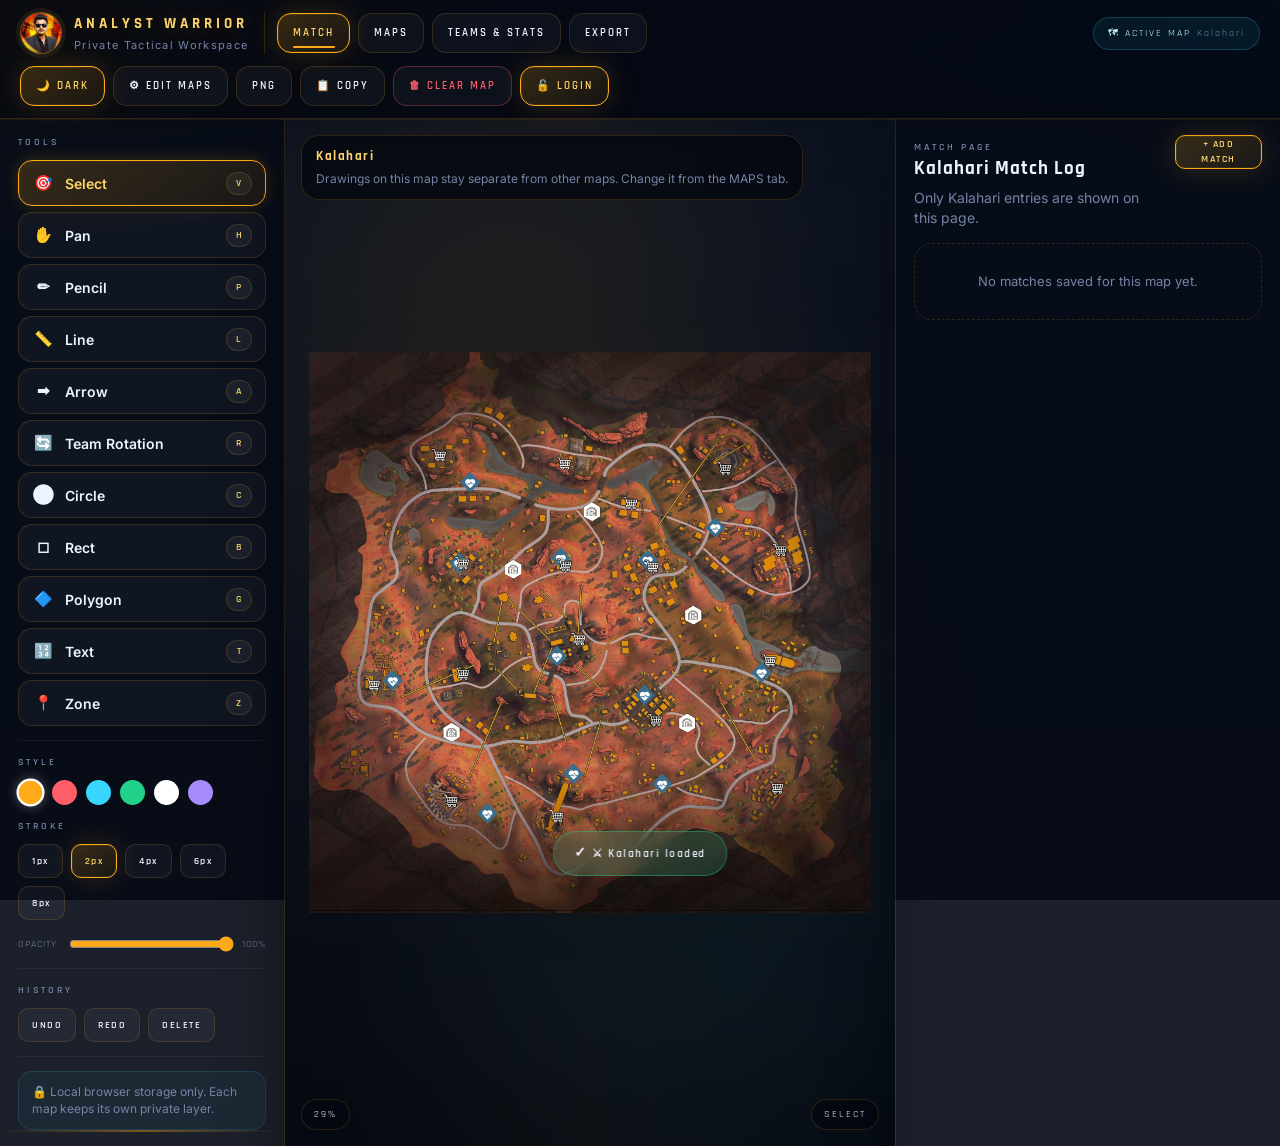
<file: frontend/index.html>
<!DOCTYPE html>
<html lang="en">
<head>
  <meta charset="UTF-8">
  <meta name="viewport" content="width=device-width, initial-scale=1.0">
  <title>Analyst Warrior - Match Studio</title>
  <link rel="stylesheet" href="styles.css">
</head>
<body data-page="match">
  <div id="app"></div>
  <div class="toast" id="toast"></div>
  <div id="modal-root"></div>
  <script src="app.js"></script>
</body>
</html>
</file>
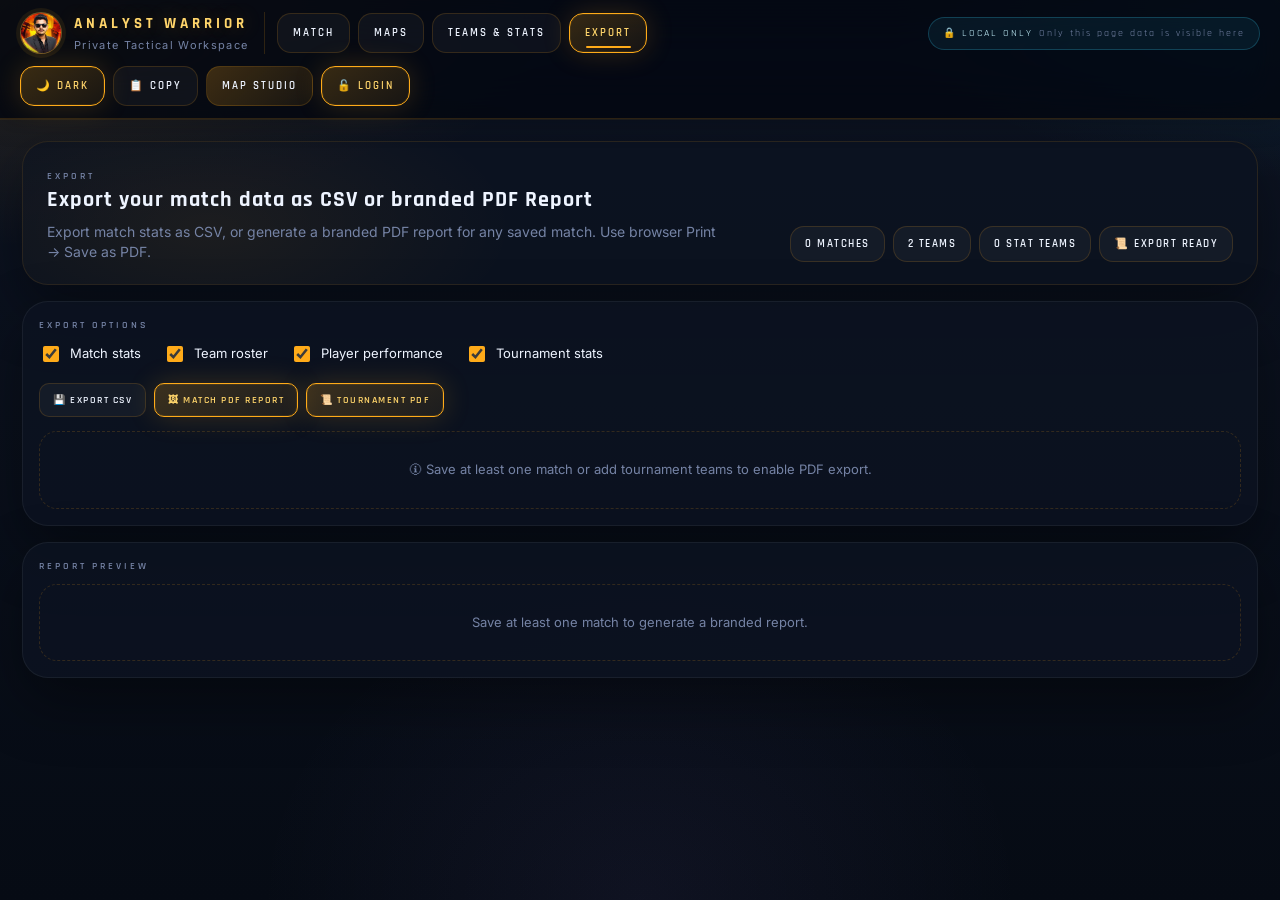
<file: frontend/export.html>
<!DOCTYPE html>
<html lang="en">
<head>
  <meta charset="UTF-8">
  <meta name="viewport" content="width=device-width, initial-scale=1.0">
  <title>Analyst Warrior - Export</title>
  <link rel="stylesheet" href="styles.css">
</head>
<body data-page="export">
  <div id="app"></div>
  <div class="toast" id="toast"></div>
  <div id="modal-root"></div>
  <script src="app.js"></script>
</body>
</html>
</file>
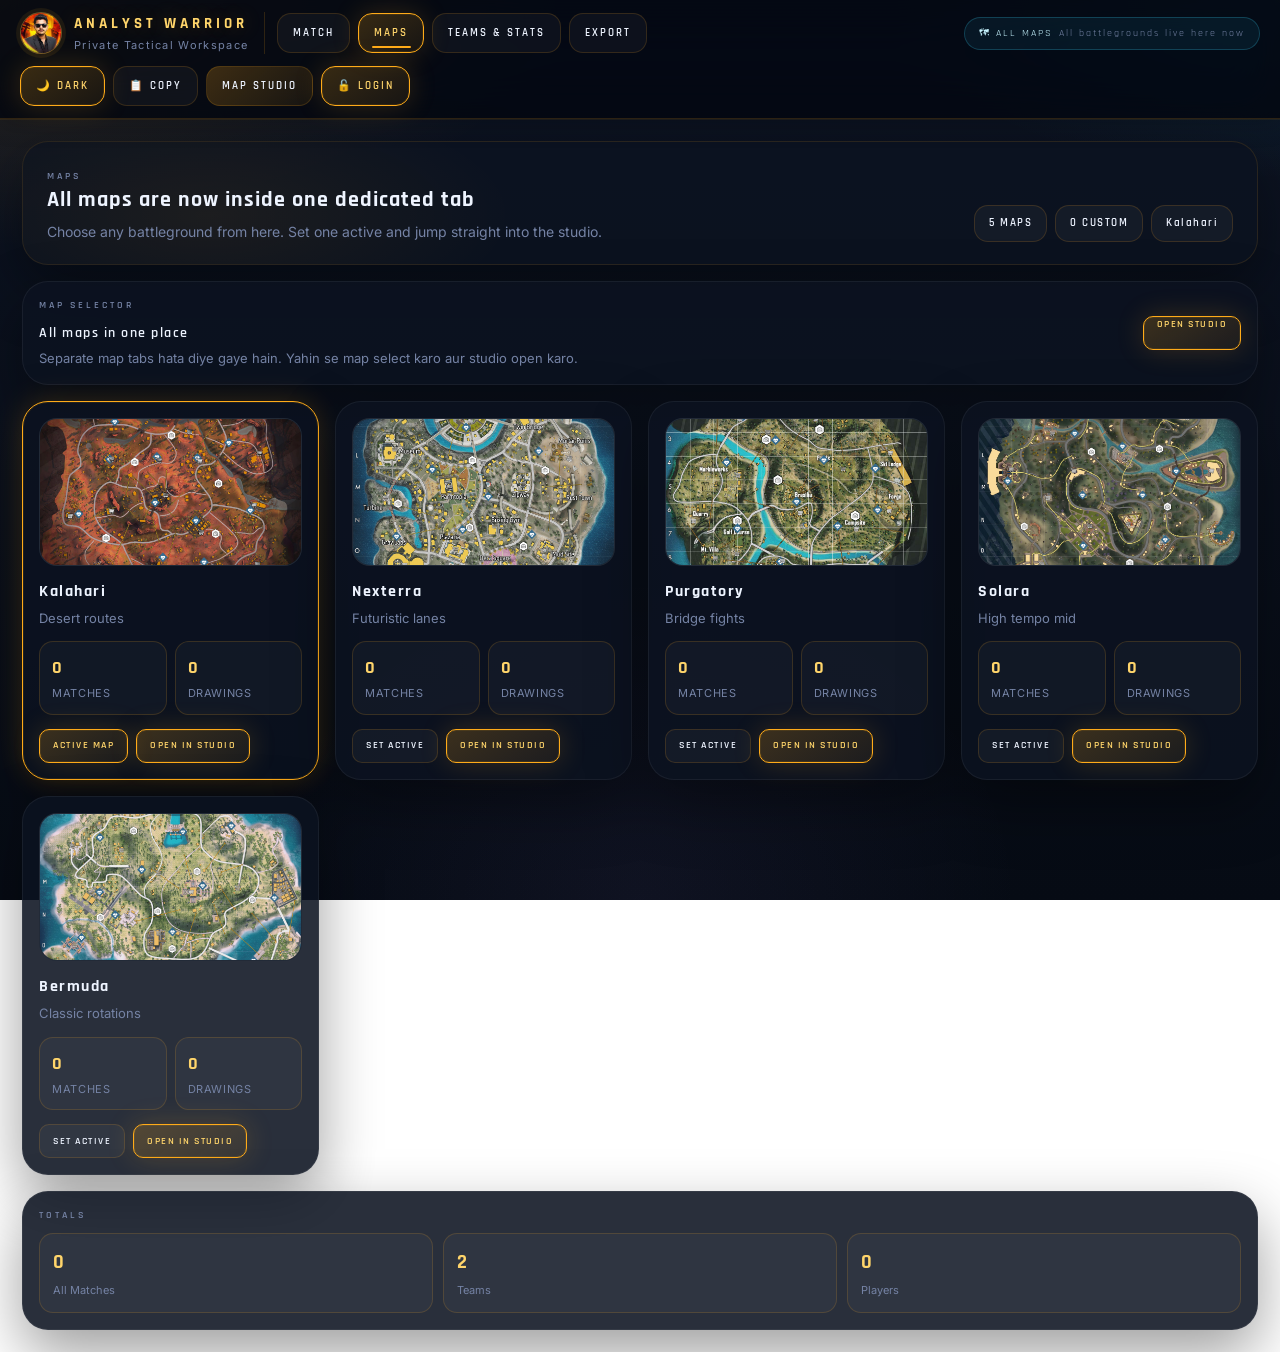
<file: frontend/maps.html>
<!DOCTYPE html>
<html lang="en">
<head>
  <meta charset="UTF-8">
  <meta name="viewport" content="width=device-width, initial-scale=1.0">
  <title>Analyst Warrior - Maps</title>
  <link rel="stylesheet" href="styles.css">
</head>
<body data-page="maps">
  <div id="app"></div>
  <div class="toast" id="toast"></div>
  <div id="modal-root"></div>
  <script src="app.js"></script>
</body>
</html>
</file>
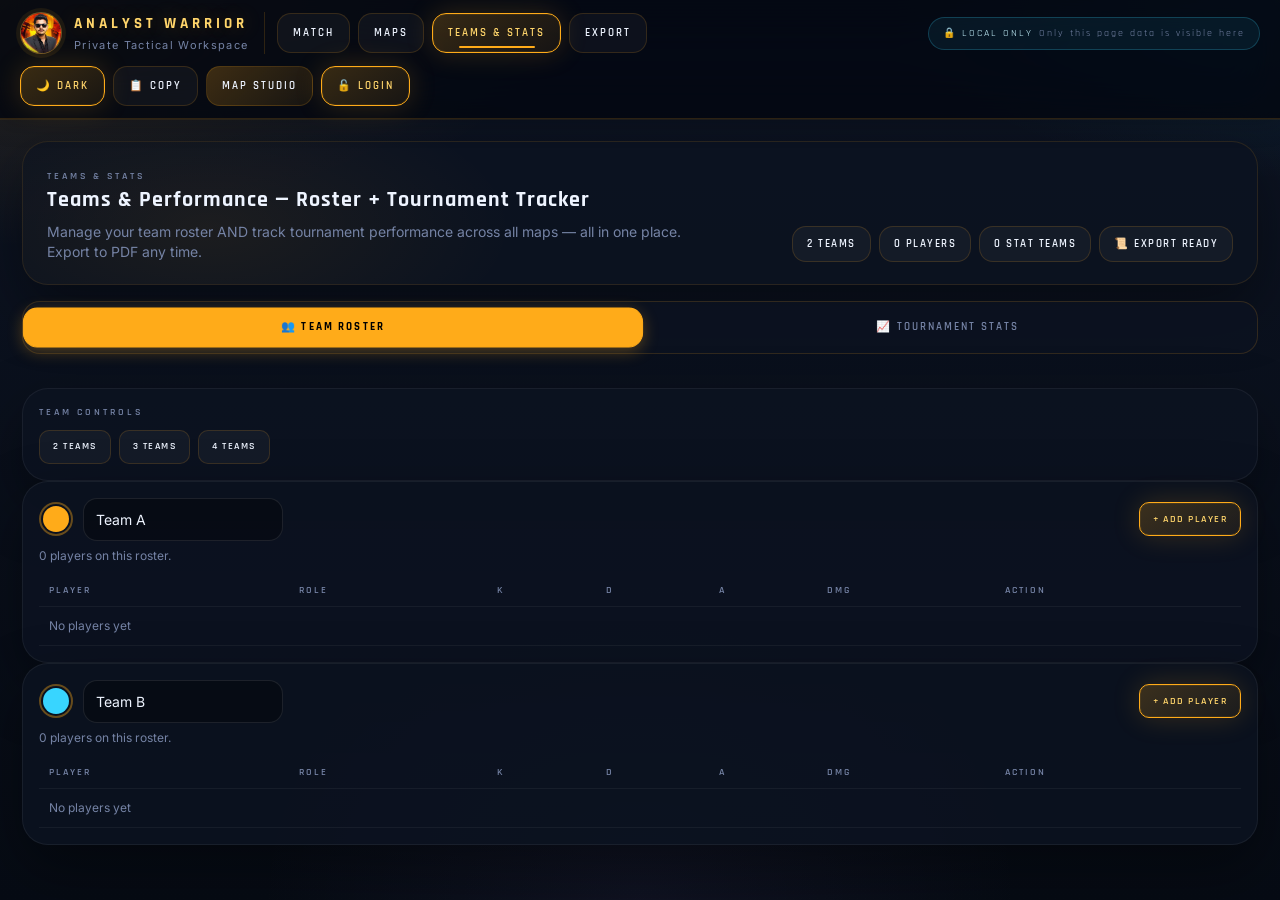
<file: frontend/performance.html>
<!DOCTYPE html>
<html lang="en">
<head>
  <meta charset="UTF-8">
  <meta name="viewport" content="width=device-width, initial-scale=1.0">
  <title>Analyst Warrior - Performance</title>
  <link rel="stylesheet" href="styles.css">
</head>
<body data-page="performance">
  <div id="app"></div>
  <div class="toast" id="toast"></div>
  <div id="modal-root"></div>
  <script src="app.js"></script>
</body>
</html>
</file>
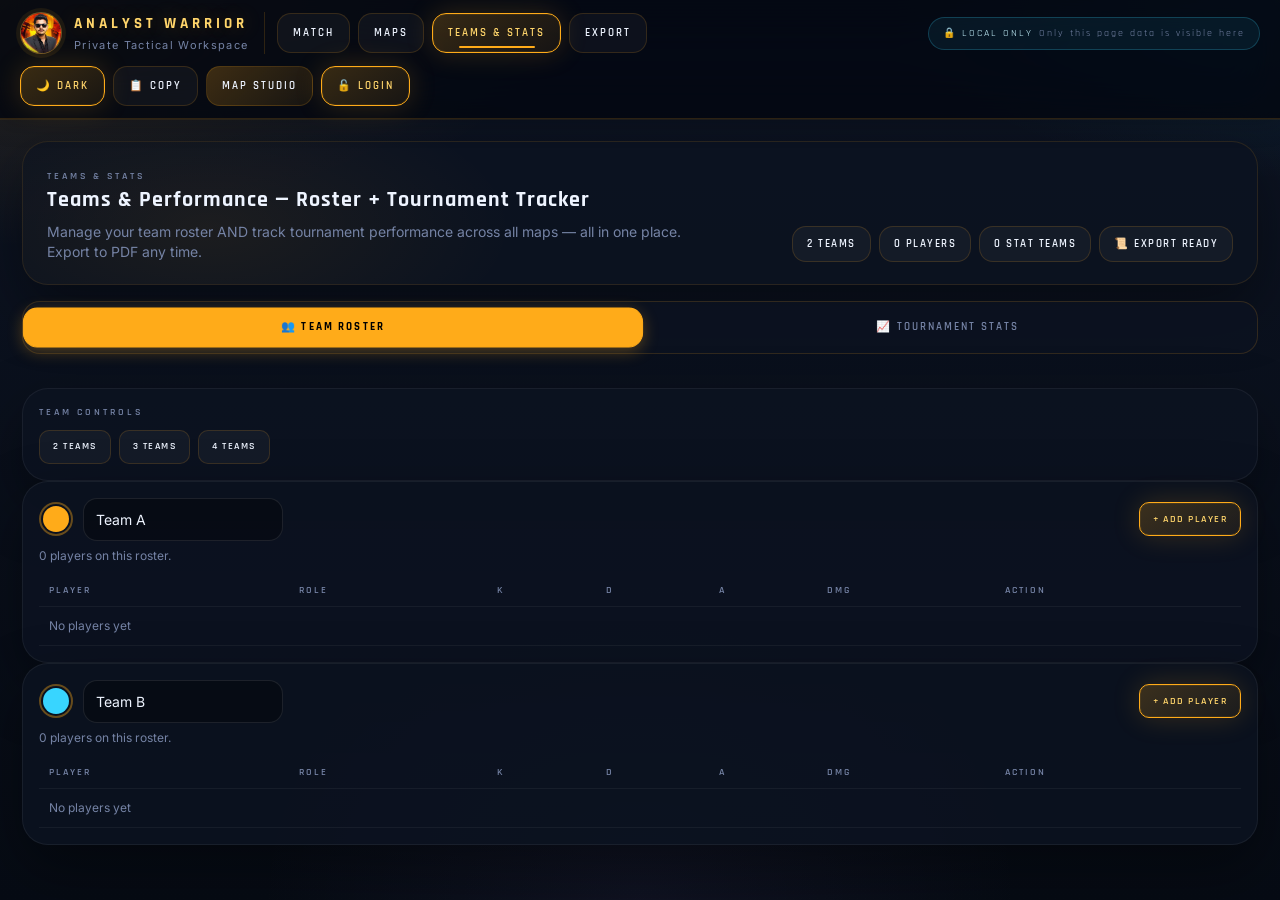
<file: frontend/teams.html>
<!DOCTYPE html>
<html lang="en">
<head>
  <meta charset="UTF-8">
  <meta name="viewport" content="width=device-width, initial-scale=1.0">
  <title>Analyst Warrior - Teams</title>
  <link rel="stylesheet" href="styles.css">
</head>
<body data-page="teams">
  <div id="app"></div>
  <div class="toast" id="toast"></div>
  <div id="modal-root"></div>
  <script src="app.js"></script>
</body>
</html>
</file>
<file: frontend/styles.css>
/* ═══════════════════════════════════════════════════════════════════
   ANALYST WARRIOR — Complete Design System v3
   ═══════════════════════════════════════════════════════════════════ */

/* ── Google Fonts ─────────────────────────────────────────────────── */
@import url('https://fonts.googleapis.com/css2?family=Rajdhani:wght@400;500;600;700&family=Inter:wght@400;500;600&display=swap');

/* ── CSS Variables ────────────────────────────────────────────────── */
:root {
  --bg:          #060b14;
  --bg-soft:     #0d1423;
  --bg-card:     #0a1020;
  --panel:       rgba(8,14,24,.92);
  --panel-2:     rgba(12,19,32,.88);
  --glass:       rgba(255,255,255,.04);
  --glass-hover: rgba(255,255,255,.07);
  --line:        rgba(255,170,25,.16);
  --line-strong: rgba(255,170,25,.38);
  --text:        #eef4ff;
  --muted:       #7583a5;
  --muted-2:     #4e5d7a;
  --gold:        #ffab19;
  --gold-soft:   #ffd56b;
  --gold-dim:    rgba(255,171,25,.12);
  --cyan:        #38d5ff;
  --red:         #ff5d67;
  --green:       #22d28b;
  --purple:      #a78bfa;
  --shadow:      0 24px 60px rgba(0,0,0,.38);
  --shadow-sm:   0 8px 24px rgba(0,0,0,.22);
  --shadow-gold: 0 0 28px rgba(255,171,25,.18);
  --radius-xl:   26px;
  --radius-lg:   18px;
  --radius-md:   14px;
  --radius-sm:   10px;
  --hud:         "Rajdhani","Bahnschrift","Segoe UI Semibold","Trebuchet MS",sans-serif;
  --body:        "Inter","Segoe UI","Trebuchet MS",sans-serif;
  --transition:  .2s cubic-bezier(.4,0,.2,1);
}

/* ── Light Mode ───────────────────────────────────────────────────── */
body.light {
  --bg:          #edf3fb;
  --bg-soft:     #dfeaf7;
  --bg-card:     #f4f8ff;
  --panel:       rgba(255,255,255,.94);
  --panel-2:     rgba(255,255,255,.84);
  --glass:       rgba(17,24,39,.03);
  --glass-hover: rgba(17,24,39,.06);
  --line:        rgba(17,24,39,.11);
  --line-strong: rgba(204,122,0,.3);
  --text:        #131a27;
  --muted:       #5b6783;
  --muted-2:     #8596b5;
  --gold:        #c97a00;
  --gold-soft:   #8d5600;
  --gold-dim:    rgba(201,122,0,.1);
  --cyan:        #0284c7;
  --red:         #d14351;
  --green:       #11885d;
  --purple:      #7c3aed;
  --shadow:      0 24px 50px rgba(24,38,61,.12);
  --shadow-sm:   0 6px 18px rgba(24,38,61,.08);
  --shadow-gold: 0 0 24px rgba(201,122,0,.14);
}

/* ── Reset & Base ─────────────────────────────────────────────────── */
*, *::before, *::after { box-sizing: border-box; }

html, body {
  margin: 0;
  min-height: 100%;
}

body {
  color: var(--text);
  font-family: var(--body);
  font-size: 14px;
  line-height: 1.5;
  background:
    radial-gradient(ellipse 80% 50% at top left,  rgba(255,171,25,.14) 0%, transparent 55%),
    radial-gradient(ellipse 60% 40% at top right, rgba(56,213,255,.10) 0%, transparent 50%),
    radial-gradient(ellipse 50% 60% at bottom,    rgba(167,139,250,.06) 0%, transparent 60%),
    linear-gradient(180deg, var(--bg-soft) 0%, var(--bg) 100%);
  background-attachment: fixed;
  transition: background var(--transition), color var(--transition);
}

button, input, select, textarea { font: inherit; }
button, a { -webkit-tap-highlight-color: transparent; cursor: pointer; }
a { text-decoration: none; }

/* ── Scrollbar ────────────────────────────────────────────────────── */
::-webkit-scrollbar { width: 5px; height: 5px; }
::-webkit-scrollbar-track { background: transparent; }
::-webkit-scrollbar-thumb {
  background: rgba(255,171,25,.25);
  border-radius: 99px;
}
::-webkit-scrollbar-thumb:hover { background: rgba(255,171,25,.5); }

/* ── App Shell ────────────────────────────────────────────────────── */
#app { min-height: 100vh; }

.app-shell {
  min-height: 100vh;
  display: flex;
  flex-direction: column;
}

/* ══════════════════════════════════════════════════════════════════
   TOPBAR
══════════════════════════════════════════════════════════════════ */
.topbar {
  position: sticky;
  top: 0;
  z-index: 30;
  display: flex;
  align-items: center;
  gap: 12px;
  flex-wrap: wrap;
  padding: 12px 20px;
  background: rgba(4,8,16,.85);
  backdrop-filter: blur(24px) saturate(180%);
  -webkit-backdrop-filter: blur(24px) saturate(180%);
  border-bottom: 1px solid var(--line);
  box-shadow: 0 1px 0 rgba(255,171,25,.08), 0 4px 24px rgba(0,0,0,.2);
  animation: aw-topbar-glow 6s ease-in-out infinite;
}

body.light .topbar {
  background: rgba(237,243,251,.88);
  box-shadow: 0 1px 0 rgba(201,122,0,.1), 0 4px 20px rgba(24,38,61,.08);
}

/* ── Brand ────────────────────────────────────────────────────────── */
.brand {
  display: flex;
  align-items: center;
  gap: 12px;
  padding-right: 16px;
  border-right: 1px solid var(--line);
}

.brand-logo {
  width: 42px;
  height: 42px;
  border-radius: 50%;
  object-fit: cover;
  border: 1.5px solid var(--line-strong);
  background: #1b2230;
  box-shadow: 0 0 0 4px rgba(255,171,25,.08);
  transition: transform var(--transition), box-shadow var(--transition);
}

.brand-logo:hover {
  transform: scale(1.1) rotate(-4deg);
  box-shadow: 0 0 0 5px rgba(255,171,25,.25), 0 0 20px rgba(255,171,25,.2);
}

.brand-copy { display: grid; gap: 1px; }

.brand-title {
  font-family: var(--hud);
  font-size: 15px;
  font-weight: 700;
  letter-spacing: 4px;
  color: var(--gold-soft);
  text-shadow: 0 0 20px rgba(255,171,25,.3);
  transition: text-shadow var(--transition);
}

.brand:hover .brand-title {
  text-shadow: 0 0 28px rgba(255,171,25,.55), 0 0 50px rgba(255,171,25,.2);
}

.brand-subtitle {
  font-size: 11px;
  color: var(--muted);
  letter-spacing: .12em;
}

/* ── Nav Links ────────────────────────────────────────────────────── */
.nav-links,
.topbar-actions,
.team-count-row,
.button-row {
  display: flex;
  gap: 8px;
  flex-wrap: wrap;
  align-items: center;
}

/* ── Universal Button / Link Base ─────────────────────────────────── */
.page-link,
.top-btn,
.tool-btn,
.mini-btn,
.stroke-btn,
.map-tab,
.action-btn {
  border: 1px solid var(--line);
  background: var(--glass);
  color: var(--text);
  text-decoration: none;
  border-radius: var(--radius-md);
  position: relative;
  overflow: hidden;
  transition:
    transform var(--transition),
    border-color var(--transition),
    background var(--transition),
    color var(--transition),
    box-shadow var(--transition);
}

body.light .page-link,
body.light .top-btn,
body.light .tool-btn,
body.light .mini-btn,
body.light .stroke-btn,
body.light .map-tab,
body.light .action-btn { background: rgba(17,24,39,.03); }

/* Shimmer sweep on primary buttons */
.action-btn.primary::before,
.top-btn.primary::before {
  content: '';
  position: absolute;
  top: 0; left: -100%;
  width: 55%; height: 100%;
  background: linear-gradient(110deg, transparent 0%, rgba(255,255,255,.18) 50%, transparent 100%);
  transition: left .45s ease;
  pointer-events: none;
}

.action-btn.primary:hover::before,
.top-btn.primary:hover::before { left: 160%; }

/* Hover states */
.page-link:hover,
.top-btn:hover,
.tool-btn:hover,
.mini-btn:hover,
.stroke-btn:hover,
.map-tab:hover,
.action-btn:hover {
  transform: translateY(-2px);
  border-color: var(--line-strong);
  background: var(--glass-hover);
  box-shadow: 0 8px 20px rgba(0,0,0,.16);
}

/* Active press */
.page-link:active,
.top-btn:active,
.mini-btn:active,
.action-btn:active,
.tool-btn:active {
  transform: scale(.96) translateY(0) !important;
  transition: transform .1s ease !important;
}

/* ── Nav + Top btn sizing ─────────────────────────────────────────── */
.page-link,
.top-btn,
.map-tab {
  min-height: 40px;
  padding: 0 15px;
  display: inline-flex;
  align-items: center;
  justify-content: center;
  font-family: var(--hud);
  font-size: 11px;
  font-weight: 600;
  letter-spacing: 2px;
}

/* ── Active / Primary / Warn states ──────────────────────────────── */
.page-link.active,
.top-btn.primary,
.map-tab.active,
.tool-btn.active,
.mini-btn.primary,
.stroke-btn.active,
.action-btn.primary {
  color: var(--gold-soft);
  border-color: var(--gold);
  background: linear-gradient(145deg, rgba(255,171,25,.2), rgba(255,171,25,.07));
  box-shadow: 0 0 0 1px rgba(255,171,25,.1) inset, var(--shadow-gold);
}

.page-link.active {
  animation: aw-border-flow 3.5s ease-in-out infinite;
}

/* Active nav underline */
.page-link {
  position: relative;
}
.page-link::after {
  content: '';
  position: absolute;
  bottom: 4px; left: 50%;
  width: 0; height: 2px;
  background: var(--gold);
  border-radius: 2px;
  transition: width .25s ease, left .25s ease;
}
.page-link:hover::after,
.page-link.active::after {
  width: 60%;
  left: 20%;
}

.top-btn.warn {
  color: var(--red);
  border-color: rgba(255,93,103,.3);
}
.top-btn.warn:hover {
  box-shadow: 0 0 18px rgba(255,93,103,.25);
  background: rgba(255,93,103,.08);
}

.top-btn.solid,
.action-btn.solid {
  background: linear-gradient(135deg, rgba(255,171,25,.22), rgba(255,171,25,.07));
}

/* ── User Badge ───────────────────────────────────────────────────── */
.user-badge {
  display: inline-flex;
  align-items: center;
  gap: 6px;
  padding: 6px 12px;
  background: rgba(255,171,25,.08);
  border: 1px solid rgba(255,171,25,.22);
  border-radius: var(--radius-md);
  font-family: var(--hud);
  font-size: 11px;
  letter-spacing: 1px;
  color: var(--gold-soft);
  max-width: 140px;
  overflow: hidden;
  text-overflow: ellipsis;
  white-space: nowrap;
}

/* ── Page Note ────────────────────────────────────────────────────── */
.page-note {
  margin-left: auto;
  display: inline-flex;
  align-items: center;
  padding: 8px 14px;
  border-radius: 999px;
  border: 1px solid rgba(56,213,255,.22);
  background: rgba(56,213,255,.07);
  color: #c7f4ff;
  font-family: var(--hud);
  font-size: 10px;
  letter-spacing: 2px;
  text-decoration: none;
  transition: border-color var(--transition), background var(--transition), color var(--transition);
}

.page-note:hover {
  border-color: rgba(56,213,255,.45);
  background: rgba(56,213,255,.12);
  color: var(--cyan);
}

body.light .page-note { color: #045a7c; }

.page-note span {
  color: var(--muted);
  margin-left: 6px;
  transition: color var(--transition);
}
.page-note:hover span { color: var(--cyan); }

/* ══════════════════════════════════════════════════════════════════
   MAP TABS
══════════════════════════════════════════════════════════════════ */
.map-toolbar {
  display: flex;
  align-items: center;
  gap: 10px;
  flex: 1 1 380px;
  min-width: 260px;
}

.map-tabs {
  display: flex;
  gap: 8px;
  overflow: auto;
  padding-bottom: 2px;
  flex: 1;
  scrollbar-width: none;
}
.map-tabs::-webkit-scrollbar { display: none; }
.map-tabs.hidden { display: none; }

.map-tab {
  min-width: 150px;
  padding: 7px 12px 7px 7px;
  justify-content: flex-start;
  gap: 10px;
  border-radius: var(--radius-lg);
}

.map-thumb {
  width: 48px;
  height: 28px;
  border-radius: 8px;
  object-fit: cover;
  border: 1px solid rgba(255,255,255,.08);
  transition: transform var(--transition), box-shadow var(--transition);
}

.map-tab:hover .map-thumb {
  transform: scale(1.06);
  box-shadow: 0 4px 12px rgba(0,0,0,.3);
}

.map-copy { display: grid; gap: 2px; text-align: left; }
.map-copy strong { font-size: 11px; letter-spacing: 1px; font-weight: 600; }
.map-copy small { font-size: 10px; color: var(--muted); letter-spacing: .06em; }

/* ══════════════════════════════════════════════════════════════════
   MAP GRID PAGE
══════════════════════════════════════════════════════════════════ */
.map-grid {
  display: grid;
  grid-template-columns: repeat(auto-fit, minmax(240px, 1fr));
  gap: 16px;
}

.map-card {
  display: grid;
  gap: 14px;
  border-radius: var(--radius-xl);
  border: 1px solid rgba(255,255,255,.06);
  background: var(--panel-2);
  padding: 14px;
  transition: border-color var(--transition), box-shadow var(--transition), transform var(--transition);
  animation: aw-slide-up .38s ease both;
}

.map-card:hover {
  transform: translateY(-3px);
  border-color: rgba(255,171,25,.22);
  box-shadow: 0 12px 32px rgba(0,0,0,.28), 0 0 0 1px rgba(255,171,25,.08);
}

.map-card.active-map {
  border-color: var(--gold);
  box-shadow: 0 0 0 1px rgba(255,171,25,.1) inset, var(--shadow-gold), var(--shadow);
}

.map-card-media {
  width: 100%;
  aspect-ratio: 16 / 9;
  object-fit: cover;
  border-radius: var(--radius-lg);
  border: 1px solid rgba(255,255,255,.07);
  background: #111a28;
  cursor: pointer;
  transition: transform .3s cubic-bezier(.34,1.56,.64,1), box-shadow var(--transition), border-color var(--transition);
}

.map-card-media:hover {
  transform: scale(1.03);
  border-color: var(--line-strong);
  box-shadow: 0 14px 30px rgba(0,0,0,.22);
}

.map-card-copy { display: grid; gap: 5px; }
.map-card-copy h3 {
  margin: 0;
  font-family: var(--hud);
  font-size: 16px;
  font-weight: 700;
  letter-spacing: 1.5px;
}
.map-card-copy p {
  margin: 0;
  color: var(--muted);
  font-size: 13px;
  line-height: 1.45;
}

.map-card-stats {
  display: grid;
  grid-template-columns: repeat(2, minmax(0,1fr));
  gap: 8px;
}

.map-card-stat {
  padding: 12px;
  border-radius: var(--radius-md);
  border: 1px solid var(--line);
  background: rgba(255,255,255,.03);
  transition: background var(--transition), border-color var(--transition);
}
.map-card-stat:hover {
  background: rgba(255,171,25,.06);
  border-color: rgba(255,171,25,.25);
}
.map-card-stat strong {
  display: block;
  font-family: var(--hud);
  font-size: 18px;
  font-weight: 700;
  color: var(--gold-soft);
}
.map-card-stat span {
  display: block;
  margin-top: 4px;
  color: var(--muted);
  font-size: 11px;
  letter-spacing: .06em;
}

.map-card-actions { display: flex; gap: 8px; flex-wrap: wrap; }

/* ══════════════════════════════════════════════════════════════════
   MATCH LAYOUT
══════════════════════════════════════════════════════════════════ */
.match-layout {
  flex: 1;
  display: grid;
  grid-template-columns: 285px minmax(0,1fr) 385px;
  min-height: 0;
}

.sidebar,
.panel-shell,
.secondary-card,
.hero-card,
.canvas-stage {
  background: var(--panel);
  box-shadow: var(--shadow);
}

.sidebar, .panel-shell {
  padding: 16px 18px;
  overflow: auto;
}

.sidebar {
  border-right: 1px solid var(--line);
  position: relative;
  overflow: hidden;
}

/* Scan line on sidebar */
.sidebar::after {
  content: '';
  position: absolute;
  left: 0; right: 0;
  height: 2px;
  background: linear-gradient(90deg, transparent, rgba(255,171,25,.4), transparent);
  animation: aw-scan-line 7s ease-in-out infinite;
  pointer-events: none;
  z-index: 10;
}

.panel-shell {
  border-left: 1px solid var(--line);
}

/* ── Section Block ────────────────────────────────────────────────── */
.section-block {
  padding-bottom: 14px;
  margin-bottom: 14px;
  border-bottom: 1px solid rgba(255,255,255,.05);
}

.eyebrow {
  margin: 0 0 10px;
  color: var(--muted);
  font-family: var(--hud);
  font-size: 10px;
  font-weight: 600;
  letter-spacing: 3px;
  text-transform: uppercase;
}

.section-title {
  margin: 0 0 5px;
  font-family: var(--hud);
  font-size: 14px;
  font-weight: 600;
  letter-spacing: 1.5px;
}

.section-help {
  margin: 0;
  color: var(--muted);
  font-size: 13px;
  line-height: 1.45;
}

/* ── Tool List ────────────────────────────────────────────────────── */
.tool-list { display: grid; gap: 6px; }

.tool-btn {
  width: 100%;
  min-height: 46px;
  padding: 0 13px;
  display: flex;
  align-items: center;
  gap: 11px;
  font-size: 14px;
  font-weight: 600;
  border-radius: var(--radius-md);
}

.tool-btn:hover:not(.active) {
  transform: translateX(4px) !important;
  border-color: rgba(255,171,25,.3) !important;
  background: rgba(255,171,25,.06) !important;
}

.tool-btn.active {
  color: var(--gold-soft) !important;
  border-color: var(--gold) !important;
  background: linear-gradient(145deg, rgba(255,171,25,.18), rgba(255,171,25,.07)) !important;
  box-shadow: 0 0 16px rgba(255,171,25,.2), inset 0 0 8px rgba(255,171,25,.06) !important;
  animation: aw-pulse-gold 2.8s ease-in-out infinite;
}

.tool-emoji { width: 22px; text-align: center; font-size: 15px; }

.tool-copy {
  flex: 1;
  display: flex;
  align-items: center;
  justify-content: space-between;
  gap: 10px;
}

.tool-key {
  min-width: 26px;
  padding: 3px 7px;
  border-radius: 999px;
  border: 1px solid var(--line);
  background: rgba(255,255,255,.05);
  color: var(--gold-soft);
  text-align: center;
  font-family: var(--hud);
  font-size: 10px;
  letter-spacing: 1px;
  font-weight: 600;
}
body.light .tool-key { background: rgba(17,24,39,.04); }

.tool-hint {
  display: none;
  margin-top: 8px;
  padding: 10px 12px;
  border-radius: var(--radius-md);
  border: 1px solid var(--line);
  background: rgba(255,255,255,.03);
  color: var(--muted);
  font-size: 12px;
  line-height: 1.5;
}
.tool-hint.show { display: block; }

/* ── Palette + Stroke ─────────────────────────────────────────────── */
.palette-row { display: flex; gap: 9px; flex-wrap: wrap; }

.color-dot {
  width: 25px;
  height: 25px;
  border-radius: 50%;
  border: 2px solid transparent;
  cursor: pointer;
  transition: transform var(--transition), border-color var(--transition), box-shadow var(--transition);
}
.color-dot:hover { transform: scale(1.15); }
.color-dot.active {
  transform: scale(1.12);
  border-color: #fff;
  box-shadow: 0 0 10px rgba(255,255,255,.3);
}
body.light .color-dot.active { border-color: #111827; }

.stroke-btn,
.mini-btn,
.action-btn {
  min-height: 34px;
  padding: 0 13px;
  font-family: var(--hud);
  font-size: 10px;
  font-weight: 600;
  letter-spacing: 1.5px;
  border-radius: var(--radius-sm);
}

.range-row {
  display: grid;
  grid-template-columns: auto 1fr auto;
  align-items: center;
  gap: 10px;
}
.range-row span { font-family: var(--hud); font-size: 10px; letter-spacing: 1px; color: var(--muted); }
.range-row input { width: 100%; accent-color: var(--gold); }

/* ── Storage Note ─────────────────────────────────────────────────── */
.storage-note {
  padding: 11px 13px;
  border-radius: var(--radius-md);
  border: 1px solid rgba(56,213,255,.14);
  background: rgba(56,213,255,.05);
  color: var(--muted);
  font-size: 12px;
  line-height: 1.45;
}

/* ══════════════════════════════════════════════════════════════════
   CANVAS STAGE
══════════════════════════════════════════════════════════════════ */
.canvas-stage {
  position: relative;
  overflow: hidden;
  min-height: 0;
  background:
    radial-gradient(circle at 30% 20%, rgba(255,171,25,.07), transparent 40%),
    radial-gradient(circle at 70% 80%, rgba(56,213,255,.05), transparent 40%),
    linear-gradient(180deg, #0b1220, #050911);
  transition: box-shadow var(--transition);
}

body.light .canvas-stage {
  background:
    radial-gradient(circle at 30% 20%, rgba(255,171,25,.12), transparent 40%),
    linear-gradient(180deg, #f8fbff, #dfe9f4);
}

.canvas-stage::after {
  content: "";
  position: absolute;
  inset: 0;
  pointer-events: none;
  background:
    linear-gradient(transparent 0, rgba(255,255,255,.015) 50%, transparent 100%),
    linear-gradient(90deg, transparent 0, rgba(255,171,25,.025) 50%, transparent 100%);
}

.canvas-stage:hover {
  box-shadow: inset 0 0 60px rgba(255,171,25,.04), var(--shadow);
}

#canvas {
  position: absolute;
  inset: 0;
  display: block;
  touch-action: none;
}

/* ── Canvas Badges ────────────────────────────────────────────────── */
.canvas-badge {
  position: absolute;
  bottom: 16px;
  padding: 7px 12px;
  border-radius: 999px;
  border: 1px solid var(--line);
  background: rgba(4,8,16,.7);
  backdrop-filter: blur(10px);
  color: var(--text);
  font-family: var(--hud);
  font-size: 10px;
  letter-spacing: 2px;
  z-index: 3;
  transition: opacity var(--transition), transform var(--transition);
}
.canvas-badge:hover { transform: scale(1.08); }
body.light .canvas-badge { background: rgba(255,255,255,.88); }
#zoom-badge { left: 16px; }
#tool-badge { right: 16px; }

/* ── Map Status ───────────────────────────────────────────────────── */
.map-status {
  position: absolute;
  top: 16px;
  left: 16px;
  z-index: 3;
  padding: 11px 14px;
  border-radius: var(--radius-lg);
  border: 1px solid var(--line);
  background: rgba(4,8,16,.78);
  backdrop-filter: blur(14px);
  transition: border-color var(--transition), box-shadow var(--transition);
}
.map-status:hover {
  border-color: rgba(255,171,25,.3);
  box-shadow: 0 0 16px rgba(255,171,25,.1);
}
body.light .map-status { background: rgba(255,255,255,.86); }
.map-status strong {
  display: block;
  font-family: var(--hud);
  font-size: 13px;
  font-weight: 700;
  letter-spacing: 1.5px;
  color: var(--gold-soft);
}
.map-status span {
  display: block;
  margin-top: 3px;
  font-size: 12px;
  color: var(--muted);
}

/* ── Text Input on Canvas ─────────────────────────────────────────── */
#text-input {
  position: absolute;
  display: none;
  min-width: 180px;
  padding: 10px 13px;
  border-radius: var(--radius-md);
  border: 1px solid var(--line-strong);
  background: rgba(8,14,24,.94);
  backdrop-filter: blur(12px);
  color: #fff;
  z-index: 4;
  outline: none;
  box-shadow: 0 0 0 3px rgba(255,171,25,.15);
}
body.light #text-input { background: #fff; color: var(--text); }

/* ══════════════════════════════════════════════════════════════════
   PANEL (RIGHT)
══════════════════════════════════════════════════════════════════ */
.panel-head {
  display: flex;
  align-items: flex-start;
  justify-content: space-between;
  gap: 12px;
  margin-bottom: 14px;
}
.panel-head h2,
.hero-copy h1 {
  margin: 0;
  font-family: var(--hud);
  font-size: 19px;
  font-weight: 700;
  letter-spacing: 1px;
}
.panel-head p,
.hero-copy p { margin: 5px 0 0; color: var(--muted); line-height: 1.45; }

/* ── Cards ────────────────────────────────────────────────────────── */
.card-grid, .stats-grid { display: grid; gap: 10px; }
.stats-grid { grid-template-columns: repeat(auto-fit, minmax(150px,1fr)); }

.panel-card,
.secondary-card,
.hero-card,
.stat-card {
  border: 1px solid rgba(255,255,255,.06);
  background: var(--panel-2);
  border-radius: var(--radius-xl);
}
.panel-card,
.secondary-card,
.stat-card { padding: 16px; }

.secondary-card {
  transition: border-color var(--transition), box-shadow var(--transition), transform var(--transition);
  animation: aw-slide-up .38s ease both;
}
.secondary-card:nth-child(1) { animation-delay: .03s; }
.secondary-card:nth-child(2) { animation-delay: .08s; }
.secondary-card:nth-child(3) { animation-delay: .13s; }
.secondary-card:nth-child(4) { animation-delay: .17s; }
.secondary-card:nth-child(5) { animation-delay: .21s; }

.secondary-card:hover {
  border-color: rgba(255,171,25,.28);
  box-shadow: 0 10px 30px rgba(0,0,0,.2), 0 0 0 1px rgba(255,171,25,.08);
  transform: translateY(-1px);
}

.stat-card {
  transition: transform var(--transition), box-shadow var(--transition);
  animation: aw-count-up .4s ease both;
}
.stat-card:hover {
  transform: translateY(-4px);
  box-shadow: 0 14px 30px rgba(0,0,0,.22);
  border-color: rgba(255,171,25,.2);
}
.stat-card strong {
  display: block;
  font-family: var(--hud);
  font-size: 22px;
  font-weight: 700;
  color: var(--gold-soft);
}
.stat-card span {
  display: block;
  margin-top: 6px;
  color: var(--muted);
  font-size: 11px;
  letter-spacing: .08em;
}

.match-card + .match-card { margin-top: 10px; }

.card-top {
  display: flex;
  justify-content: space-between;
  gap: 10px;
  align-items: center;
}
.card-title {
  font-family: var(--hud);
  font-size: 14px;
  font-weight: 600;
  letter-spacing: 1px;
}
.muted-line {
  margin-top: 6px;
  color: var(--muted);
  font-size: 12px;
}

/* ══════════════════════════════════════════════════════════════════
   INPUTS & FORMS
══════════════════════════════════════════════════════════════════ */
.input, .select, .textarea {
  width: 100%;
  padding: 10px 12px;
  border-radius: var(--radius-md);
  border: 1px solid rgba(255,255,255,.09);
  background: rgba(0,0,0,.3);
  color: var(--text);
  outline: none;
  transition: border-color var(--transition), box-shadow var(--transition), background var(--transition);
}
body.light .input,
body.light .select,
body.light .textarea { background: rgba(255,255,255,.95); border-color: rgba(17,24,39,.1); }

.input:focus,
.select:focus,
.textarea:focus {
  border-color: var(--gold);
  box-shadow: 0 0 0 3px rgba(255,171,25,.18), 0 0 12px rgba(255,171,25,.1);
  background: rgba(0,0,0,.35);
}
body.light .input:focus,
body.light .select:focus,
body.light .textarea:focus { background: #fff; }

.textarea { min-height: 86px; resize: vertical; }

.form-grid { display: grid; gap: 10px; }
.form-grid.two { grid-template-columns: repeat(2, minmax(0,1fr)); }

/* ══════════════════════════════════════════════════════════════════
   SECONDARY SHELL (TEAMS / EXPORT / etc.)
══════════════════════════════════════════════════════════════════ */
.secondary-shell {
  padding: 22px;
  display: grid;
  gap: 16px;
}

.hero-card {
  padding: 22px 24px;
  display: flex;
  align-items: flex-end;
  justify-content: space-between;
  gap: 18px;
  position: relative;
  overflow: hidden;
  border: 1px solid rgba(255,171,25,.12);
  border-radius: var(--radius-xl);
}

/* Hero ambient glow */
.hero-card::before {
  content: '';
  position: absolute;
  top: -40%; left: -10%;
  width: 50%; height: 200%;
  background: radial-gradient(ellipse, rgba(255,171,25,.07) 0%, transparent 70%);
  pointer-events: none;
  animation: aw-rotate-glow 18s linear infinite;
  transform-origin: center center;
}

.hero-copy { max-width: 680px; position: relative; }
.hero-copy h1 { font-weight: 700; font-size: 22px; }

.hero-chips { display: flex; gap: 8px; flex-wrap: wrap; }

.hero-chip {
  padding: 9px 14px;
  border-radius: var(--radius-md);
  border: 1px solid var(--line);
  background: rgba(255,255,255,.04);
  font-family: var(--hud);
  font-size: 11px;
  font-weight: 600;
  letter-spacing: 1.5px;
  animation: aw-pop .4s ease both;
  transition: transform var(--transition), box-shadow var(--transition), background var(--transition), border-color var(--transition);
}
.hero-chip:nth-child(1) { animation-delay: .04s; }
.hero-chip:nth-child(2) { animation-delay: .09s; }
.hero-chip:nth-child(3) { animation-delay: .14s; }
.hero-chip:nth-child(4) { animation-delay: .19s; }
.hero-chip:hover {
  transform: translateY(-3px) scale(1.04);
  background: rgba(255,171,25,.12);
  border-color: rgba(255,171,25,.4);
  box-shadow: 0 8px 20px rgba(255,171,25,.15);
}

.page-content { display: grid; gap: 16px; }

/* ══════════════════════════════════════════════════════════════════
   TABLES
══════════════════════════════════════════════════════════════════ */
table { width: 100%; border-collapse: collapse; margin-top: 8px; }

th, td {
  text-align: left;
  padding: 10px 10px;
  border-bottom: 1px solid rgba(255,255,255,.05);
  font-size: 13px;
}
th {
  color: var(--muted);
  font-family: var(--hud);
  font-size: 10px;
  font-weight: 600;
  letter-spacing: 2px;
  padding-bottom: 8px;
}
tbody tr {
  transition: background var(--transition);
}
tbody tr:hover {
  background: rgba(255,171,25,.04);
}

.player-action { white-space: nowrap; }

/* ── Tiny btn ─────────────────────────────────────────────────────── */
.tiny-btn {
  min-height: 28px;
  padding: 0 9px;
  border-radius: 8px;
  border: 1px solid rgba(255,93,103,.22);
  background: rgba(255,93,103,.07);
  color: var(--red);
  font-family: var(--hud);
  font-size: 9px;
  font-weight: 600;
  letter-spacing: 1px;
  transition: background var(--transition), border-color var(--transition), transform var(--transition), box-shadow var(--transition);
}
.tiny-btn:hover {
  background: rgba(255,93,103,.15);
  border-color: rgba(255,93,103,.45);
  transform: scale(1.08);
  box-shadow: 0 4px 12px rgba(255,93,103,.2);
}

/* ══════════════════════════════════════════════════════════════════
   CHECK GRID / EXPORT
══════════════════════════════════════════════════════════════════ */
.check-grid {
  display: flex;
  flex-wrap: wrap;
  gap: 10px 22px;
  align-items: center;
}
.check-grid label {
  display: flex;
  align-items: center;
  gap: 8px;
  color: var(--text);
  font-size: 13px;
  cursor: pointer;
}
.check-grid input[type="checkbox"] {
  width: 16px;
  height: 16px;
  accent-color: var(--gold);
  cursor: pointer;
}

/* ══════════════════════════════════════════════════════════════════
   REPORT PREVIEW (EXPORT PAGE)
══════════════════════════════════════════════════════════════════ */
.report-preview { display: grid; gap: 12px; }

.report-metrics {
  display: grid;
  grid-template-columns: repeat(auto-fit, minmax(110px,1fr));
  gap: 10px;
}

.metric-box {
  padding: 13px;
  border-radius: var(--radius-md);
  border: 1px solid var(--line);
  background: rgba(255,255,255,.03);
  transition: transform var(--transition), box-shadow var(--transition);
  animation: aw-count-up .4s ease both;
}
.metric-box:hover {
  transform: translateY(-3px);
  box-shadow: 0 10px 24px rgba(0,0,0,.2);
}
.metric-box strong {
  display: block;
  font-family: var(--hud);
  font-size: 20px;
  font-weight: 700;
  color: var(--gold-soft);
}
.metric-box span {
  display: block;
  margin-top: 5px;
  color: var(--muted);
  font-size: 11px;
}

/* ══════════════════════════════════════════════════════════════════
   EMPTY STATE
══════════════════════════════════════════════════════════════════ */
.empty-state {
  padding: 28px 14px;
  text-align: center;
  color: var(--muted);
  border: 1px dashed var(--line);
  border-radius: var(--radius-lg);
  font-size: 13px;
  animation: aw-fade-in .5s ease both;
}

/* ══════════════════════════════════════════════════════════════════
   TOAST
══════════════════════════════════════════════════════════════════ */
.toast {
  position: fixed;
  left: 50%;
  bottom: 24px;
  transform: translateX(-50%);
  z-index: 80;
  display: none;
  padding: 11px 20px;
  border-radius: 999px;
  border: 1px solid var(--line-strong);
  background: rgba(8,14,24,.95);
  backdrop-filter: blur(16px);
  color: var(--text);
  font-family: var(--hud);
  font-size: 11px;
  font-weight: 600;
  letter-spacing: 1.5px;
  box-shadow: var(--shadow);
  white-space: nowrap;
  animation: aw-toast-in .32s cubic-bezier(.34,1.56,.64,1) both;
}
body.light .toast { background: rgba(255,255,255,.96); }

/* ══════════════════════════════════════════════════════════════════
   MODAL
══════════════════════════════════════════════════════════════════ */
.modal-root {
  position: fixed;
  inset: 0;
  z-index: 90;
  display: none;
}
.modal-root.open {
  display: grid;
  place-items: center;
}

.modal-scrim {
  position: absolute;
  inset: 0;
  background: rgba(2,5,10,.75);
  backdrop-filter: blur(12px);
}

.modal-card {
  position: relative;
  width: min(740px, calc(100vw - 28px));
  max-height: min(88vh, 820px);
  overflow: auto;
  padding: 24px;
  border-radius: var(--radius-xl);
  border: 1px solid var(--line);
  background: linear-gradient(160deg, rgba(11,18,30,.98), rgba(7,11,19,.97));
  box-shadow: var(--shadow), 0 0 0 1px rgba(255,171,25,.06) inset;
  animation: aw-pop .28s cubic-bezier(.34,1.56,.64,1) both;
}
body.light .modal-card {
  background: linear-gradient(160deg, rgba(255,255,255,.99), rgba(245,249,255,.97));
}

.modal-close {
  position: absolute;
  top: 14px; right: 14px;
  width: 38px; height: 38px;
  border-radius: 50%;
  border: 1px solid var(--line);
  background: rgba(255,255,255,.04);
  color: var(--text);
  font-size: 18px;
  display: grid;
  place-items: center;
  transition: background var(--transition), border-color var(--transition), transform var(--transition);
}
.modal-close:hover {
  background: rgba(255,93,103,.12);
  border-color: rgba(255,93,103,.35);
  transform: rotate(90deg);
}

.modal-grid { display: grid; gap: 16px; }

.modal-section {
  padding: 16px;
  border-radius: var(--radius-lg);
  border: 1px solid rgba(255,255,255,.06);
  background: rgba(255,255,255,.03);
}

.map-pill-row { display: flex; gap: 8px; flex-wrap: wrap; }
.map-pill {
  padding: 7px 12px;
  border-radius: 999px;
  border: 1px solid var(--line);
  background: rgba(255,255,255,.03);
  font-size: 12px;
  transition: border-color var(--transition), background var(--transition);
}
.map-pill:hover {
  border-color: var(--line-strong);
  background: rgba(255,171,25,.06);
}

/* ══════════════════════════════════════════════════════════════════
   SUB-TABS (Teams & Stats merged page)
══════════════════════════════════════════════════════════════════ */
.sub-tabs {
  display: flex;
  gap: 6px;
  padding: 6px;
  background: var(--panel-2);
  border: 1px solid var(--line);
  border-radius: var(--radius-lg);
  margin-bottom: 18px;
}

.sub-tab {
  flex: 1;
  padding: 10px 16px;
  background: transparent;
  border: 1px solid transparent;
  border-radius: var(--radius-md);
  color: var(--muted);
  font-family: var(--hud);
  font-size: 11px;
  font-weight: 600;
  letter-spacing: 2px;
  cursor: pointer;
  transition: background var(--transition), color var(--transition),
              border-color var(--transition), transform var(--transition),
              box-shadow var(--transition);
}
.sub-tab:hover:not(.active) {
  background: rgba(255,171,25,.07);
  color: var(--gold);
  border-color: rgba(255,171,25,.2);
  transform: translateY(-1px);
}
.sub-tab.active {
  background: var(--gold);
  color: #000;
  border-color: var(--gold);
  font-weight: 700;
  transform: scale(1.02);
  box-shadow: 0 4px 16px rgba(255,171,25,.3);
}

/* ══════════════════════════════════════════════════════════════════
   ZONE LAYER PANEL
══════════════════════════════════════════════════════════════════ */
.zone-layer-row {
  display: flex;
  align-items: center;
  justify-content: space-between;
  padding: 5px 8px;
  border-radius: 8px;
  margin-bottom: 4px;
  border: 1px solid var(--line);
  cursor: pointer;
  transition: background var(--transition), border-color var(--transition);
}
.zone-layer-row:hover { background: rgba(255,255,255,.05); border-color: var(--line-strong); }
.zone-layer-row.active { background: rgba(255,171,25,.1); border-color: var(--gold); }
.zone-layer-label { font-size: 12px; font-family: var(--hud); font-weight: 600; color: var(--muted); }
.zone-layer-row.active .zone-layer-label { color: var(--gold); }
.zone-layer-del {
  flex-shrink: 0;
  background: transparent;
  border: 1px solid var(--line);
  color: var(--red);
  font-size: 11px;
  padding: 2px 7px;
  border-radius: 6px;
  cursor: pointer;
  transition: background var(--transition), border-color var(--transition);
}
.zone-layer-del:hover { background: rgba(255,93,103,.1); border-color: var(--red); }

/* ══════════════════════════════════════════════════════════════════
   MISC COMPONENTS
══════════════════════════════════════════════════════════════════ */
.color-picker-small {
  width: 34px; height: 34px;
  border-radius: 50%;
  border: 2px solid var(--line-strong);
  cursor: pointer;
  padding: 2px;
  background: none;
  appearance: none;
  -webkit-appearance: none;
  transition: border-color var(--transition), transform var(--transition);
}
.color-picker-small:hover { border-color: var(--gold); transform: scale(1.1); }
.color-picker-small::-webkit-color-swatch-wrapper { padding: 0; }
.color-picker-small::-webkit-color-swatch { border-radius: 50%; border: none; }

.map-dup-badge {
  display: inline-block;
  background: rgba(56,213,255,.12);
  color: var(--cyan);
  font-size: 10px;
  border-radius: 6px;
  padding: 1px 6px;
  margin-left: 5px;
  font-family: var(--hud);
  font-weight: 600;
  letter-spacing: .5px;
}

/* Team Stats table rows */
.entry-row td { border-bottom: 1px solid var(--line); }
.player-stat-row td { font-size: 12px; padding: 4px 10px; border-bottom: 1px dashed var(--line); }
.ts-add-entry input,
.ts-add-entry select,
.ts-add-player input { font-size: 13px; }

.hidden { display: none !important; }

/* ══════════════════════════════════════════════════════════════════
   PAGE LOAD ANIMATIONS (existing)
══════════════════════════════════════════════════════════════════ */
.animate-card {
  opacity: 0;
  transform: translateY(18px);
}
body.ready .animate-card { animation: rise-in .45s ease forwards; }
body.ready .animate-card.delay-1 { animation-delay: .07s; }
body.ready .animate-card.delay-2 { animation-delay: .14s; }

/* ══════════════════════════════════════════════════════════════════
   KEYFRAMES
══════════════════════════════════════════════════════════════════ */
@keyframes rise-in {
  to { opacity: 1; transform: translateY(0); }
}

@keyframes aw-slide-up {
  from { opacity: 0; transform: translateY(22px); }
  to   { opacity: 1; transform: translateY(0); }
}

@keyframes aw-fade-in {
  from { opacity: 0; }
  to   { opacity: 1; }
}

@keyframes aw-pop {
  0%   { transform: scale(.88); opacity: 0; }
  65%  { transform: scale(1.04); opacity: 1; }
  100% { transform: scale(1); }
}

@keyframes aw-count-up {
  from { opacity: 0; transform: translateY(8px); }
  to   { opacity: 1; transform: translateY(0); }
}

@keyframes aw-toast-in {
  from { transform: translateX(-50%) translateY(16px) scale(.92); opacity: 0; }
  to   { transform: translateX(-50%) translateY(0)    scale(1);   opacity: 1; }
}

@keyframes aw-pulse-gold {
  0%, 100% { box-shadow: 0 0 0 0 rgba(255,171,25,0), inset 0 0 6px rgba(255,171,25,.04); }
  50%       { box-shadow: 0 0 20px 3px rgba(255,171,25,.24), inset 0 0 10px rgba(255,171,25,.08); }
}

@keyframes aw-border-flow {
  0%,100% { border-color: rgba(255,171,25,.38); }
  50%     { border-color: rgba(255,171,25,.75); box-shadow: 0 0 14px rgba(255,171,25,.2); }
}

@keyframes aw-topbar-glow {
  0%,100% { box-shadow: 0 1px 0 rgba(255,171,25,.08), 0 4px 24px rgba(0,0,0,.2); }
  50%     { box-shadow: 0 1px 0 rgba(255,171,25,.2), 0 4px 32px rgba(0,0,0,.22), 0 0 40px rgba(255,171,25,.06); }
}

@keyframes aw-scan-line {
  0%   { top: -4%;  opacity: 0; }
  8%   { opacity: .4; }
  92%  { opacity: .4; }
  100% { top: 106%; opacity: 0; }
}

@keyframes aw-rotate-glow {
  from { transform: rotate(0deg); }
  to   { transform: rotate(360deg); }
}

@keyframes aw-shimmer {
  0%   { background-position: -400px 0; }
  100% { background-position:  400px 0; }
}

@keyframes aw-ripple {
  to { transform: scale(1); opacity: 0; }
}

/* ══════════════════════════════════════════════════════════════════
   RESPONSIVE
══════════════════════════════════════════════════════════════════ */
@media (max-width: 1240px) {
  .match-layout { grid-template-columns: 270px minmax(0,1fr); }
  .panel-shell {
    grid-column: 1 / -1;
    border-left: 0;
    border-top: 1px solid var(--line);
  }
}

@media (max-width: 920px) {
  .match-layout { grid-template-columns: 1fr; }
  .sidebar { border-right: 0; border-bottom: 1px solid var(--line); }
  .sidebar::after { display: none; }
  .canvas-stage { min-height: 56vh; }
  .topbar { padding: 10px 14px; gap: 8px; }
  .secondary-shell { padding: 12px; }
  .hero-card { flex-direction: column; align-items: flex-start; }
  .form-grid.two { grid-template-columns: 1fr; }
  .sub-tabs { flex-direction: column; }
  .brand-title { font-size: 13px; letter-spacing: 3px; }
  .brand-subtitle { display: none; }
}

@media (max-width: 600px) {
  .hero-copy h1 { font-size: 17px; }
  .secondary-shell { padding: 10px; }
  .secondary-card { padding: 12px; }
  .map-grid { grid-template-columns: 1fr; }
  .report-metrics { grid-template-columns: repeat(2, 1fr); }
  .toast { font-size: 10px; padding: 9px 16px; }
}

/* ══════════════════════════════════════════════════════════════════
   PRINT
══════════════════════════════════════════════════════════════════ */
@media print {
  .topbar, .sidebar, .panel-shell { display: none; }
  .canvas-stage { box-shadow: none; }
  body { background: #fff; color: #111; }
}
</file>
